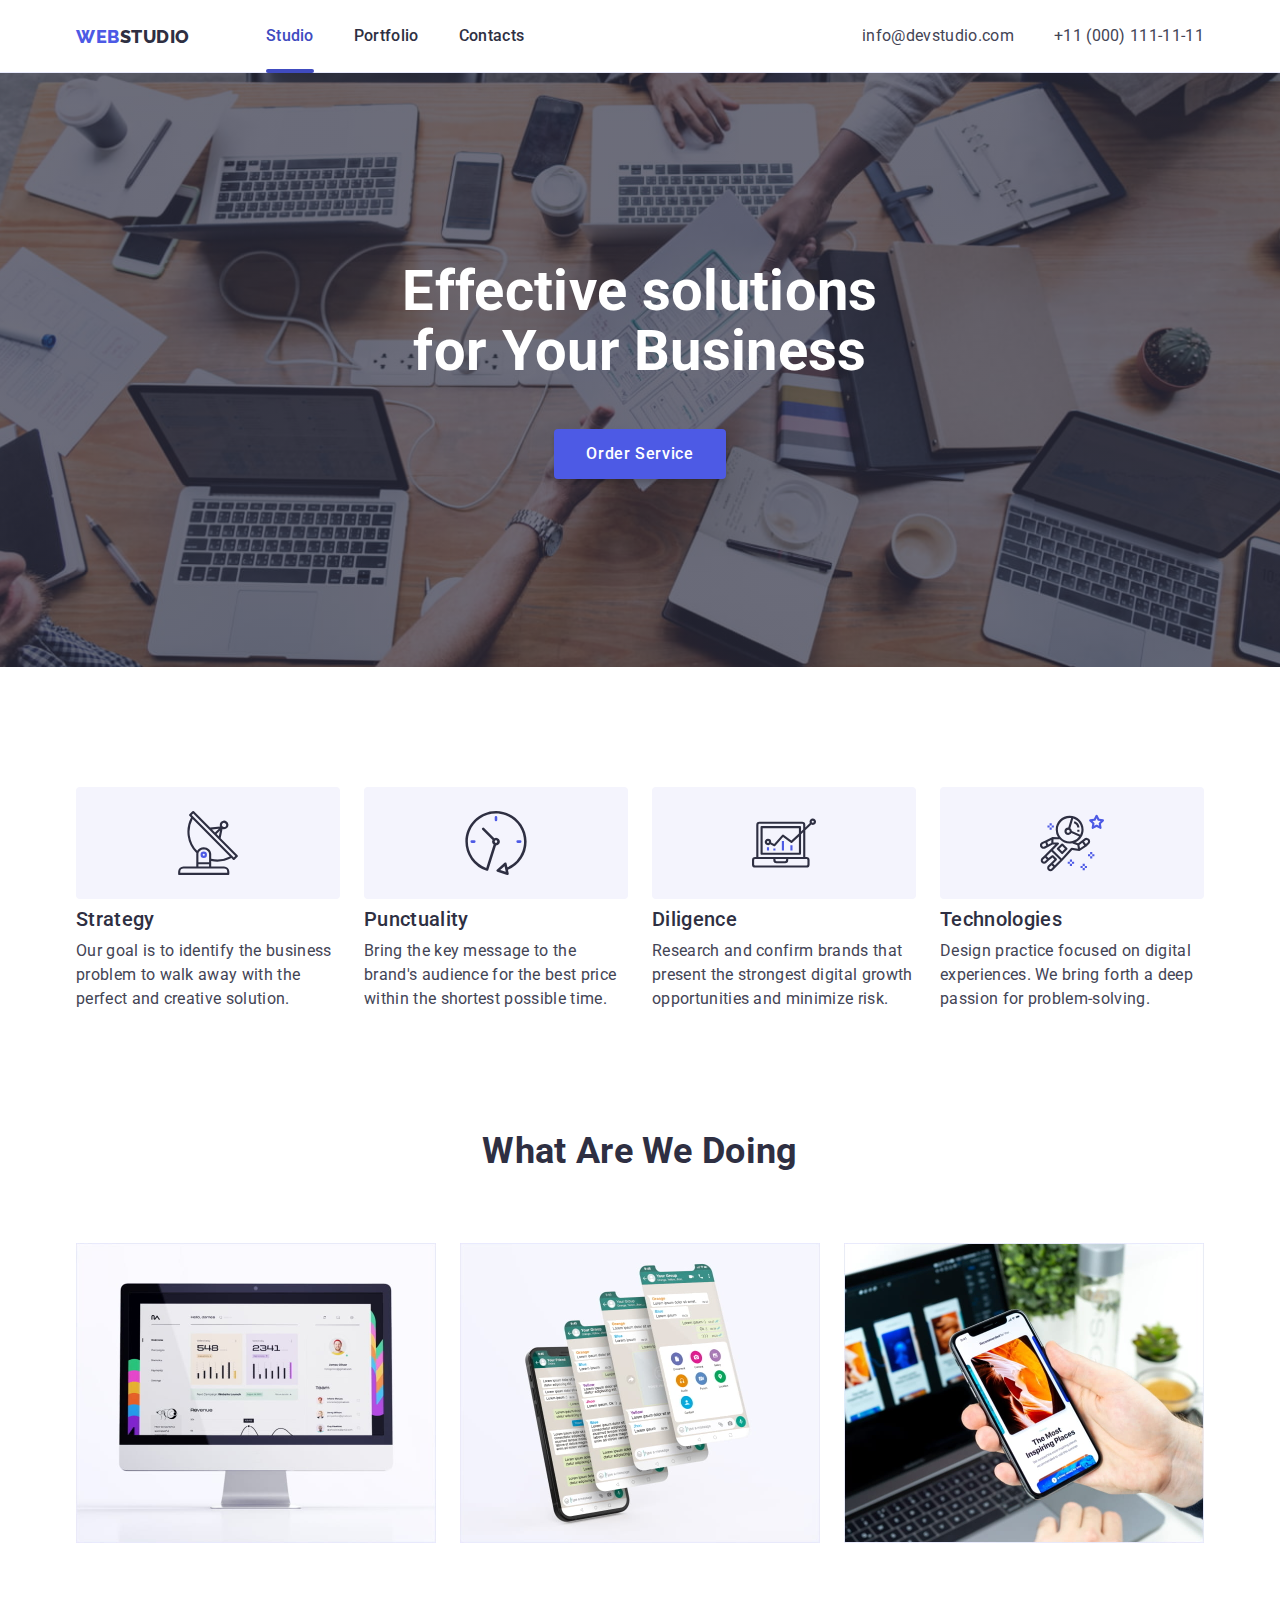
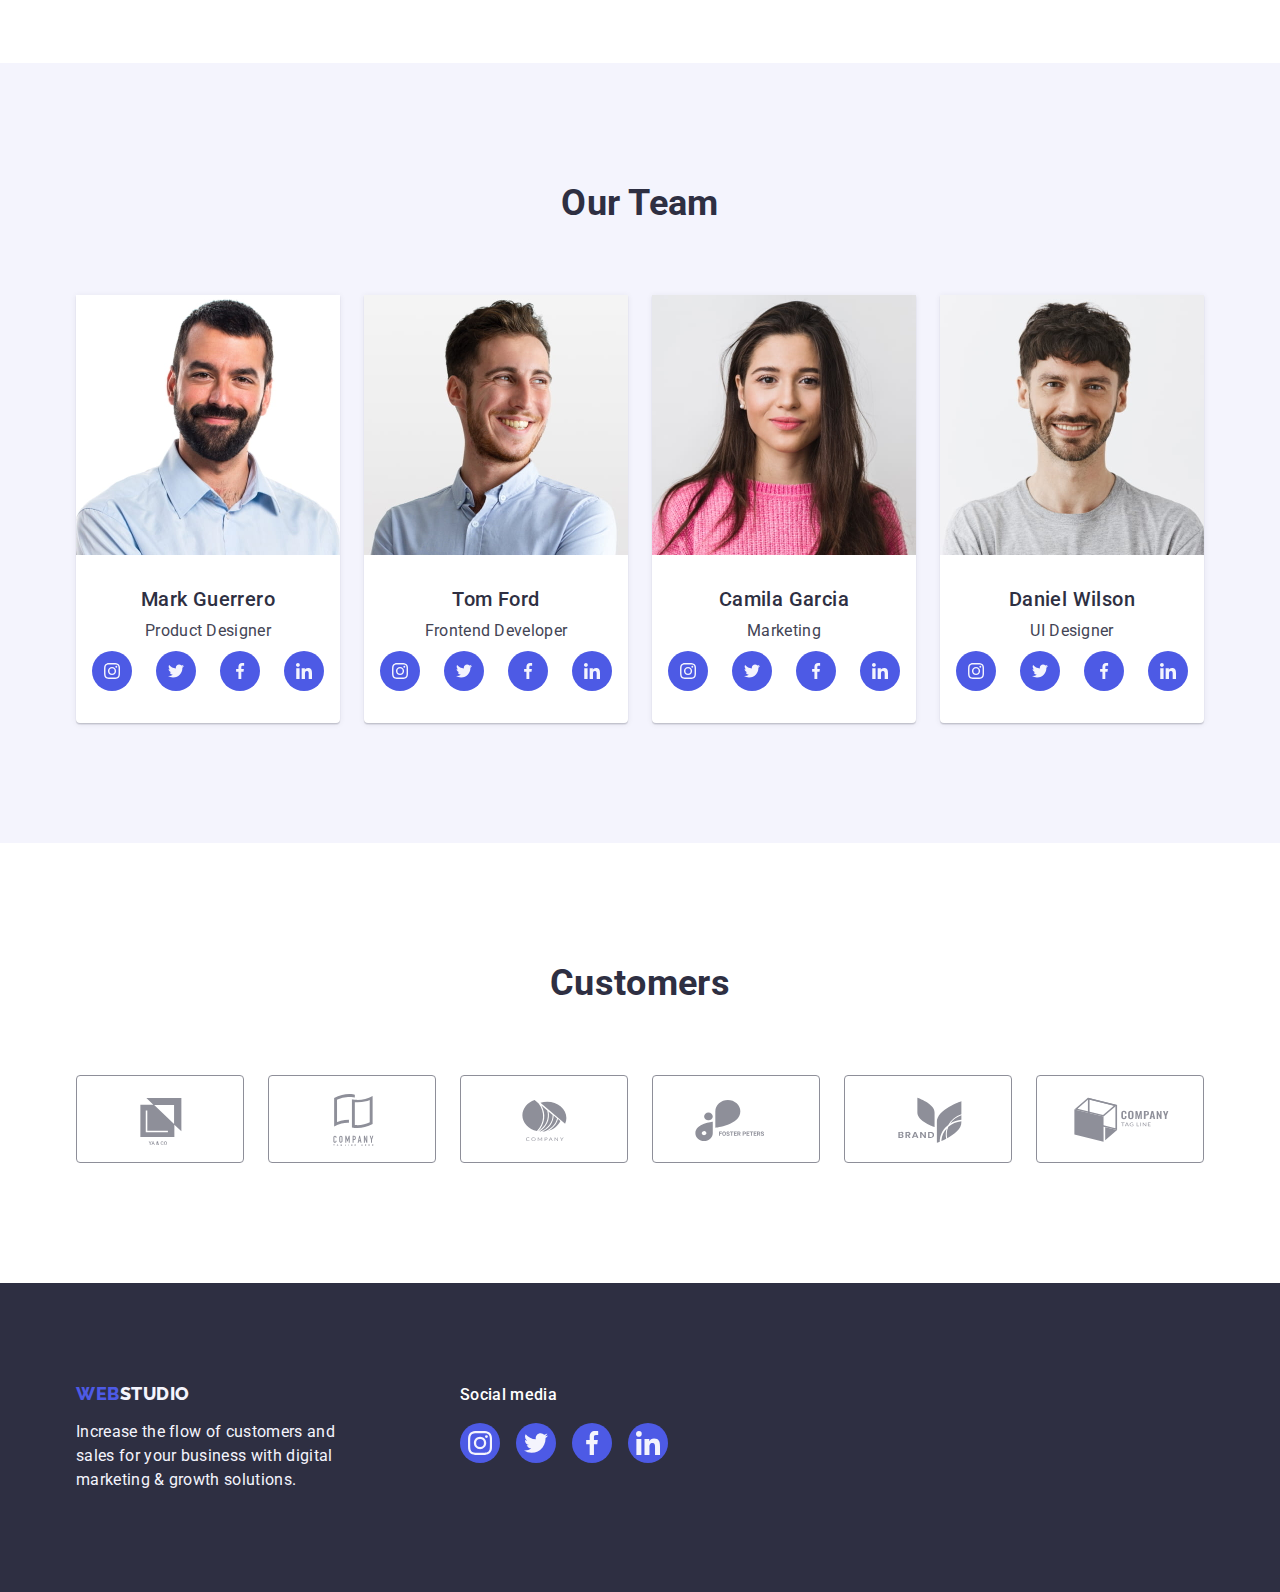
<file: index.html>
<!DOCTYPE html>
<html lang="en">
  <head>
    <meta charset="UTF-8" />
    <meta name="viewport" content="width=device-width, initial-scale=1.0" />
    <meta name="keywords" content="Web, studio, business" />
    <meta name="description" content="Effective solutions for your busiiness" />
    <title>WEBSTUDIO</title>
    <!--<link rel="shortcut icon" href="./images/icons/logo.svg" type="image/svg+xml" />-->
    <!--Fonts-->
    <link rel="preconnect" href="https://fonts.googleapis.com" />
    <link rel="preconnect" href="https://fonts.gstatic.com" crossorigin />
    <link
      href="https://fonts.googleapis.com/css2?family=Raleway:wght@800&family=Roboto:wght@400;500;700;900&display=swap"
      rel="stylesheet"
    />
    <!-- Normalise -->
    <link
      rel="stylesheet"
      href="https://cdn.jsdelivr.net/npm/modern-normalize@2.0.0/modern-normalize.min.css"
    />
    <!-- Custom styles -->
    <link rel="stylesheet" href="./css/styles.css" />
  </head>
  <body>
    <!--#region Header-->
    <header id="home" class="header">
      <div class="container">
        <nav class="header-menu">
          <!-- Logo -->
          <a href="./index.html" class="logo"
            ><span class="logo-accent">WEB</span>STUDIO</a
          >
          <ul class="header-menu-list">
            <li class="header-menu-item">
              <a href="./index.html" class="header-menu-link current">Studio</a>
            </li>
            <li class="header-menu-item">
              <a href="./portfolio.html" class="header-menu-link">Portfolio</a>
            </li>
            <li class="header-menu-item">
              <a href="#" class="header-menu-link">Contacts</a>
            </li>
          </ul>
        </nav>
        <address class="header-contacts">
          <ul class="header-contacts-list">
            <li class="header-contacts-item">
              <a href="mailto:info@devstudio.com" class="header-contacts-link"
                >info@devstudio.com</a
              >
            </li>
            <li class="header-contacts-item">
              <a href="tel:+110001111111" class="header-contacts-link"
                >+11 (000) 111-11-11</a
              >
            </li>
          </ul>
        </address>
      </div>
    </header>
    <!--#endregion Header-->
    <main>
      <!--#region Hero-->
      <section class="hero">
        <div class="container">
          <h1 class="hero-title">Effective solutions for Your Business</h1>
          <button type="button" class="hero-button" data-modal-open>
            Order Service
          </button>
        </div>
      </section>
      <!--#endregion Hero-->
      <!--#region Advantages-->
      <section class="section-advantages">
        <div class="container">
          <h2 class="visually-hidden">Advantages</h2>
          <ul class="advantages-list wrapper">
            <li class="advantages-item">
              <div class="advantages-picture">
                <svg class="advantages-picture-icon" width="64px" height="64px">
                  <use href="./images/icons.svg#antenna"></use>
                </svg>
              </div>
              <h3 class="advantages-title">Strategy</h3>
              <p class="advantages-paragraph">
                Our goal is to identify the business problem to walk away with
                the perfect and creative solution.
              </p>
            </li>
            <li class="advantages-item">
              <div class="advantages-picture">
                <svg class="advantages-picture-icon" width="64px" height="64px">
                  <use href="./images/icons.svg#clock"></use>
                </svg>
              </div>
              <h3 class="advantages-title">Punctuality</h3>
              <p class="advantages-paragraph">
                Bring the key message to the brand's audience for the best price
                within the shortest possible time.
              </p>
            </li>
            <li class="advantages-item">
              <div class="advantages-picture">
                <svg class="advantages-picture-icon" width="64px" height="64px">
                  <use href="./images/icons.svg#diagram"></use>
                </svg>
              </div>
              <h3 class="advantages-title">Diligence</h3>
              <p class="advantages-paragraph">
                Research and confirm brands that present the strongest digital
                growth opportunities and minimize risk.
              </p>
            </li>
            <li class="advantages-item">
              <div class="advantages-picture">
                <svg class="advantages-picture-icon" width="64px" height="64px">
                  <use href="./images/icons.svg#astronaut"></use>
                </svg>
              </div>
              <h3 class="advantages-title">Technologies</h3>
              <p class="advantages-paragraph">
                Design practice focused on digital experiences. We bring forth a
                deep passion for problem-solving.
              </p>
            </li>
          </ul>
        </div>
      </section>
      <!--#endregion Advantages-->
      <!--#region Services-->
      <section class="section-services">
        <div class="container">
          <h2 class="section-title services-title">What are we doing</h2>
          <ul class="services-list wrapper">
            <li class="services-item">
              <img
                src="./images/section2/img-1.jpg"
                alt="Picture service 1"
                width="360"
                height="300"
              />
            </li>
            <li class="services-item">
              <img
                src="./images/section2/img-2.jpg"
                alt="Picture service 2"
                width="360"
                height="300"
              />
            </li>
            <li class="services-item">
              <img
                src="./images/section2/img-3.jpg"
                alt="Picture service 3"
                width="360"
                height="300"
              />
            </li>
          </ul>
        </div>
      </section>
      <!--#endregion Services-->
      <!--#region Team-->
      <section class="section-team">
        <div class="container">
          <h2 class="section-title team-title">Our team</h2>
          <ul class="team-list wrapper">
            <li class="team-item">
              <img
                src="./images/section3/img-1.jpg"
                alt="Team member portrait"
                width="264"
                height="260"
              />
              <div class="card-title-wrapper">
                <h3 class="card-title team-name-header">Mark Guerrero</h3>
                <p class="card-paragraph team-position-paragraph">
                  Product Designer
                </p>
                <ul class="social-media-list team-card">
                  <li class="social-media-item">
                    <a
                      href="https://www.instagram.com"
                      target="_blank"
                      class="social-media-link"
                    >
                      <svg class="social-media-icon" width="16px" height="16px">
                        <use href="./images/icons.svg#instagram"></use>
                      </svg>
                    </a>
                  </li>
                  <li class="social-media-item">
                    <a
                      href="https://twitter.com"
                      target="_blank"
                      class="social-media-link"
                    >
                      <svg class="social-media-icon" width="16px" height="16px">
                        <use href="./images/icons.svg#twitter"></use>
                      </svg>
                    </a>
                  </li>
                  <li class="social-media-item">
                    <a
                      href="https://www.facebook.com"
                      target="_blank"
                      class="social-media-link"
                    >
                      <svg class="social-media-icon" width="16px" height="16px">
                        <use href="./images/icons.svg#facebook"></use>
                      </svg>
                    </a>
                  </li>
                  <li class="social-media-item">
                    <a
                      href="https://www.linkedin.com"
                      target="_blank"
                      class="social-media-link"
                    >
                      <svg class="social-media-icon" width="16px" height="16px">
                        <use href="./images/icons.svg#linkedin"></use>
                      </svg>
                    </a>
                  </li>
                </ul>
              </div>
            </li>
            <li class="team-item">
              <img
                src="./images/section3/img-2.jpg"
                alt="Team member portrait"
                width="264"
                height="260"
              />
              <div class="card-title-wrapper">
                <h3 class="card-title team-name-header">Tom Ford</h3>
                <p class="card-paragraph team-position-paragraph">
                  Frontend Developer
                </p>
                <ul class="social-media-list team-card">
                  <li class="social-media-item">
                    <a
                      href="https://www.instagram.com"
                      target="_blank"
                      class="social-media-link"
                    >
                      <svg class="social-media-icon" width="16px" height="16px">
                        <use href="./images/icons.svg#instagram"></use>
                      </svg>
                    </a>
                  </li>
                  <li class="social-media-item">
                    <a
                      href="https://twitter.com"
                      target="_blank"
                      class="social-media-link"
                    >
                      <svg class="social-media-icon" width="16px" height="16px">
                        <use href="./images/icons.svg#twitter"></use>
                      </svg>
                    </a>
                  </li>
                  <li class="social-media-item">
                    <a
                      href="https://www.facebook.com"
                      target="_blank"
                      class="social-media-link"
                    >
                      <svg class="social-media-icon" width="16px" height="16px">
                        <use href="./images/icons.svg#facebook"></use>
                      </svg>
                    </a>
                  </li>
                  <li class="social-media-item">
                    <a
                      href="https://www.linkedin.com"
                      target="_blank"
                      class="social-media-link"
                    >
                      <svg class="social-media-icon" width="16px" height="16px">
                        <use href="./images/icons.svg#linkedin"></use>
                      </svg>
                    </a>
                  </li>
                </ul>
              </div>
            </li>
            <li class="team-item">
              <img
                src="./images/section3/img-3.jpg"
                alt="Team member portrait"
                width="264"
                height="260"
              />
              <div class="card-title-wrapper">
                <h3 class="card-title team-name-header">Camila Garcia</h3>
                <p class="card-paragraph team-position-paragraph">Marketing</p>
                <ul class="social-media-list team-card">
                  <li class="social-media-item">
                    <a
                      href="https://www.instagram.com"
                      target="_blank"
                      class="social-media-link"
                    >
                      <svg class="social-media-icon" width="16px" height="16px">
                        <use href="./images/icons.svg#instagram"></use>
                      </svg>
                    </a>
                  </li>
                  <li class="social-media-item">
                    <a
                      href="https://twitter.com"
                      target="_blank"
                      class="social-media-link"
                    >
                      <svg class="social-media-icon" width="16px" height="16px">
                        <use href="./images/icons.svg#twitter"></use>
                      </svg>
                    </a>
                  </li>
                  <li class="social-media-item">
                    <a
                      href="https://www.facebook.com"
                      target="_blank"
                      class="social-media-link"
                    >
                      <svg class="social-media-icon" width="16px" height="16px">
                        <use href="./images/icons.svg#facebook"></use>
                      </svg>
                    </a>
                  </li>
                  <li class="social-media-item">
                    <a
                      href="https://www.linkedin.com"
                      target="_blank"
                      class="social-media-link"
                    >
                      <svg class="social-media-icon" width="16px" height="16px">
                        <use href="./images/icons.svg#linkedin"></use>
                      </svg>
                    </a>
                  </li>
                </ul>
              </div>
            </li>
            <li class="team-item">
              <img
                src="./images/section3/img-4.jpg"
                alt="Team member portrait"
                width="264"
                height="260"
              />
              <div class="card-title-wrapper">
                <h3 class="card-title team-name-header">Daniel Wilson</h3>
                <p class="card-paragraph team-position-paragraph">
                  UI Designer
                </p>
                <ul class="social-media-list team-card">
                  <li class="social-media-item">
                    <a
                      href="https://www.instagram.com"
                      target="_blank"
                      class="social-media-link"
                    >
                      <svg class="social-media-icon" width="16px" height="16px">
                        <use href="./images/icons.svg#instagram"></use>
                      </svg>
                    </a>
                  </li>
                  <li class="social-media-item">
                    <a
                      href="https://twitter.com"
                      target="_blank"
                      class="social-media-link"
                    >
                      <svg class="social-media-icon" width="16px" height="16px">
                        <use href="./images/icons.svg#twitter"></use>
                      </svg>
                    </a>
                  </li>
                  <li class="social-media-item">
                    <a
                      href="https://www.facebook.com"
                      target="_blank"
                      class="social-media-link"
                    >
                      <svg class="social-media-icon" width="16px" height="16px">
                        <use href="./images/icons.svg#facebook"></use>
                      </svg>
                    </a>
                  </li>
                  <li class="social-media-item">
                    <a
                      href="https://www.linkedin.com"
                      target="_blank"
                      class="social-media-link"
                    >
                      <svg class="social-media-icon" width="16px" height="16px">
                        <use href="./images/icons.svg#linkedin"></use>
                      </svg>
                    </a>
                  </li>
                </ul>
              </div>
            </li>
          </ul>
        </div>
      </section>
      <!--#endregion Team-->
      <!--#region Customers-->
      <section class="section-customers">
        <div class="container">
          <h2 class="section-title customers-title">Customers</h2>
          <ul class="customers-list wrapper">
            <li class="customers-item">
              <a href="#" class="customers-link">
                <svg class="customers-icon" width="104px" height="56px">
                  <use href="./images/icons.svg#company-logo-1"></use>
                </svg>
              </a>
            </li>
            <li class="customers-item">
              <a href="#" class="customers-link">
                <svg class="customers-icon" width="104px" height="56px">
                  <use href="./images/icons.svg#company-logo-2"></use>
                </svg>
              </a>
            </li>
            <li class="customers-item">
              <a href="#" class="customers-link">
                <svg class="customers-icon" width="104px" height="56px">
                  <use href="./images/icons.svg#company-logo-3"></use>
                </svg>
              </a>
            </li>
            <li class="customers-item">
              <a href="#" class="customers-link">
                <svg class="customers-icon" width="104px" height="56px">
                  <use href="./images/icons.svg#company-logo-4"></use>
                </svg>
              </a>
            </li>
            <li class="customers-item">
              <a href="#" class="customers-link">
                <svg class="customers-icon" width="104px" height="56px">
                  <use href="./images/icons.svg#company-logo-5"></use>
                </svg>
              </a>
            </li>
            <li class="customers-item">
              <a href="#" class="customers-link">
                <svg class="customers-icon" width="104px" height="56px">
                  <use href="./images/icons.svg#company-logo-6"></use>
                </svg>
              </a>
            </li>
          </ul>
        </div>
      </section>
      <!--#endregion Customers-->
    </main>
    <!--#region Footer-->
    <footer class="footer">
      <div class="container">
        <div class="footer-logo-paragraph">
          <a href="./index.html" class="logo logo-footer"
            ><span class="logo-accent">WEB</span>STUDIO</a
          >
          <p class="footer-paragraph">
            Increase the flow of customers and sales for your business with
            digital marketing & growth solutions.
          </p>
        </div>
        <div class="footer-social-media">
          <p class="social-media-title">Social media</p>
          <ul class="social-media-list">
            <li class="social-media-item">
              <a
                href="https://www.instagram.com"
                target="_blank"
                class="social-media-link"
              >
                <svg class="social-media-icon" width="24px" height="24px">
                  <use href="./images/icons.svg#instagram"></use>
                </svg>
              </a>
            </li>
            <li class="social-media-item">
              <a
                href="https://twitter.com"
                target="_blank"
                class="social-media-link"
              >
                <svg class="social-media-icon" width="24px" height="24px">
                  <use href="./images/icons.svg#twitter"></use>
                </svg>
              </a>
            </li>
            <li class="social-media-item">
              <a
                href="https://www.facebook.com"
                target="_blank"
                class="social-media-link"
              >
                <svg class="social-media-icon" width="24px" height="24px">
                  <use href="./images/icons.svg#facebook"></use>
                </svg>
              </a>
            </li>
            <li class="social-media-item">
              <a
                href="https://www.linkedin.com"
                target="_blank"
                class="social-media-link"
              >
                <svg class="social-media-icon" width="24px" height="24px">
                  <use href="./images/icons.svg#linkedin"></use>
                </svg>
              </a>
            </li>
          </ul>
        </div>
      </div>
    </footer>
    <!--#endregion Footer-->
    <div class="backdrop is-hidden" data-modal>
      <div class="modal">
        <button class="modal-button" type="button" data-modal-close>
          <svg class="modal-button-icon" width="8px" height="8px">
            <use href="./images/icons.svg#close"></use>
          </svg>
        </button>
      </div>
    </div>
    <script src="./js/modal.js"></script>
  </body>
</html>
</file>
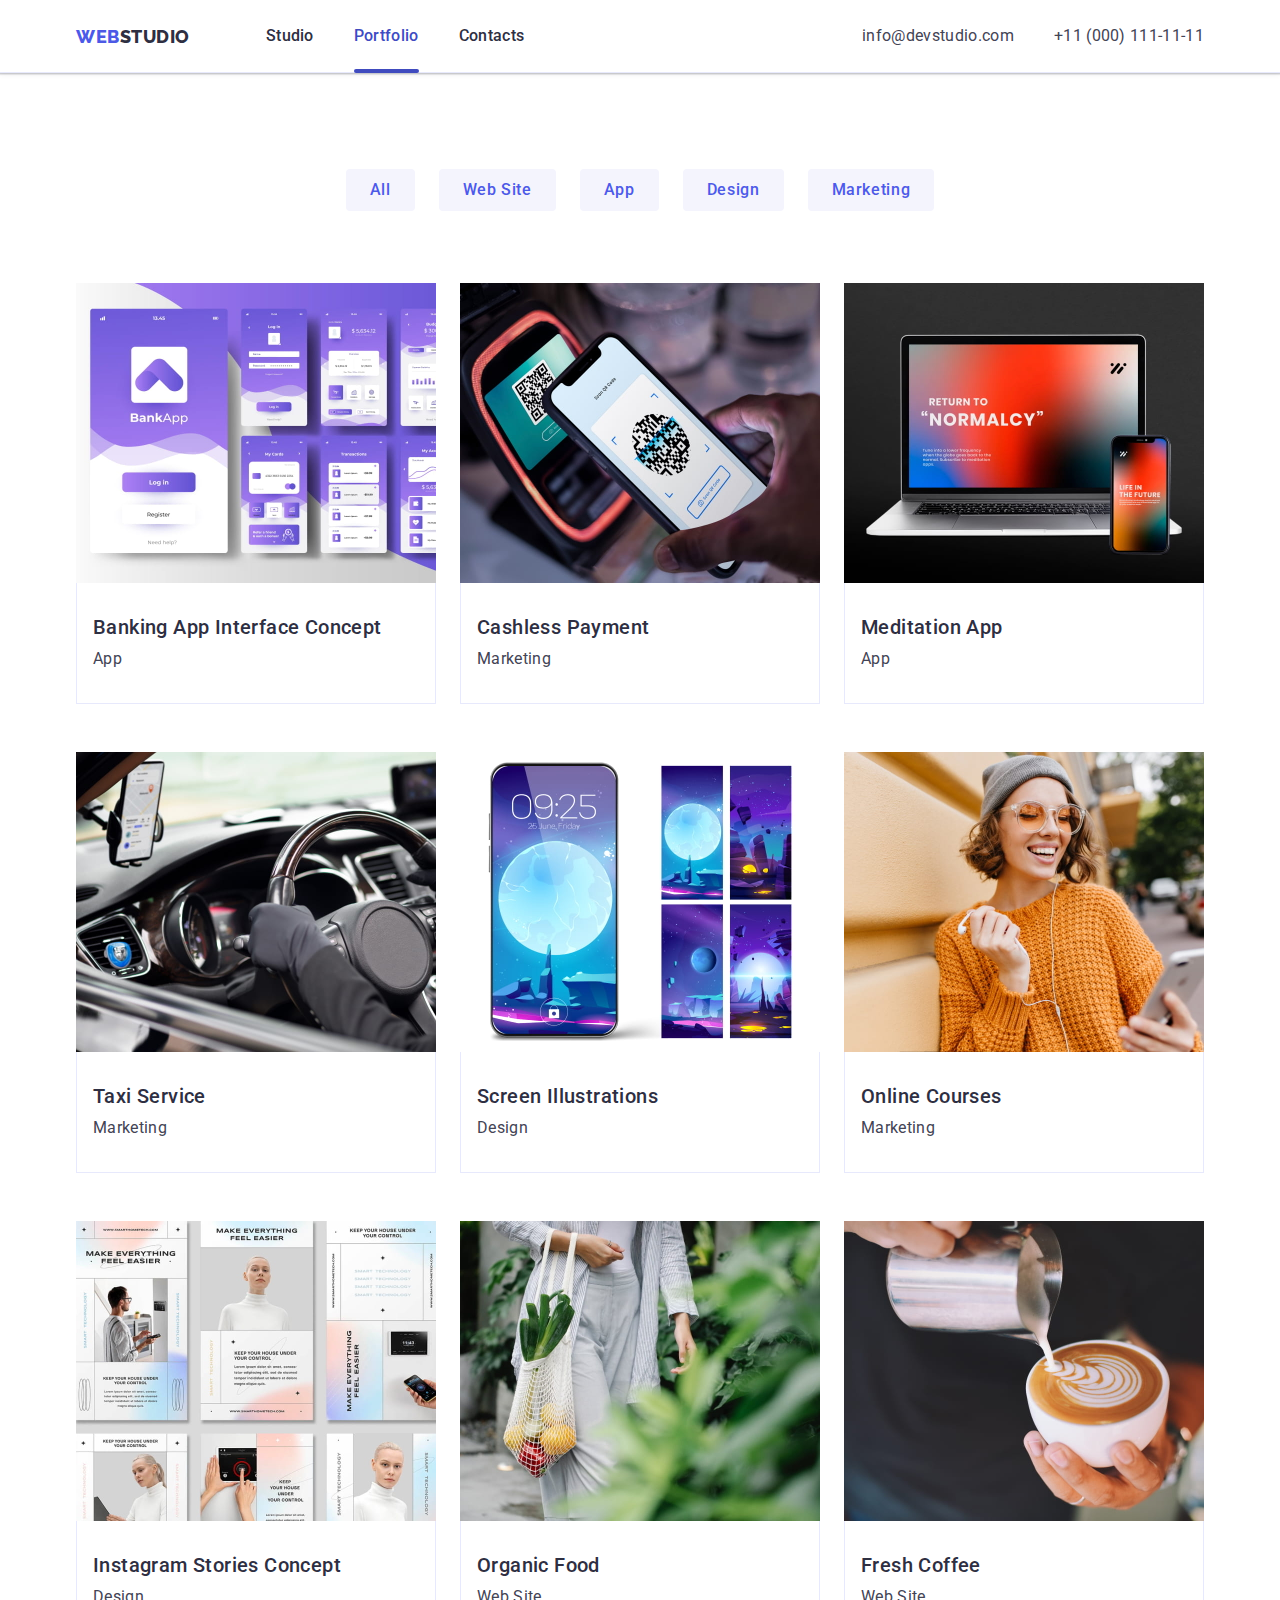
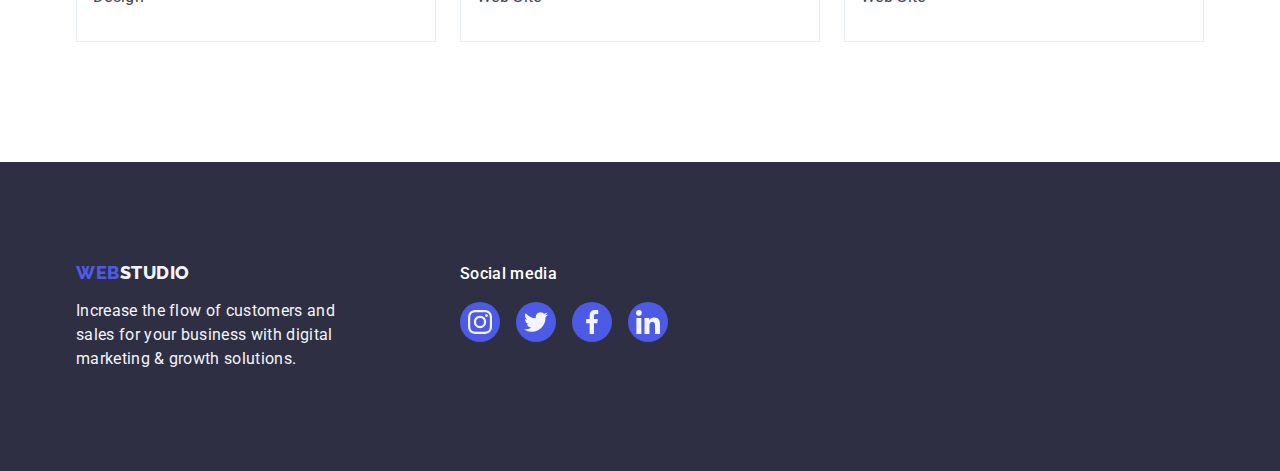
<file: portfolio.html>
<!DOCTYPE html>
<html lang="en">
  <head>
    <meta charset="UTF-8" />
    <meta name="viewport" content="width=device-width, initial-scale=1.0" />
    <meta name="keywords" content="Web, studio, business, portfolio" />
    <meta name="description" content="Our projects" />
    <title>WEBSTUDIO Portfolio</title>
    <!--<link rel="shortcut icon" href="./images/icons/logo.svg" type="image/svg+xml" />-->
    <!--Fonts-->
    <link rel="preconnect" href="https://fonts.googleapis.com" />
    <link rel="preconnect" href="https://fonts.gstatic.com" crossorigin />
    <link
      href="https://fonts.googleapis.com/css2?family=Raleway:wght@800&family=Roboto:wght@400;500;700;900&display=swap"
      rel="stylesheet"
    />
    <!-- Normalise -->
    <link
      rel="stylesheet"
      href="https://cdn.jsdelivr.net/npm/modern-normalize@2.0.0/modern-normalize.min.css"
    />
    <!--Custom styles-->
    <link rel="stylesheet" href="./css/styles.css" />
  </head>
  <body>
    <!--#region Header-->
    <header id="home" class="header">
      <div class="container">
        <nav class="header-menu">
          <!-- Logo -->
          <a href="./index.html" class="logo"
            ><span class="logo-accent">WEB</span>STUDIO</a
          >
          <ul class="header-menu-list">
            <li class="header-menu-item">
              <a href="./index.html" class="header-menu-link">Studio</a>
            </li>
            <li class="header-menu-item">
              <a href="./portfolio.html" class="header-menu-link current"
                >Portfolio</a
              >
            </li>
            <li class="header-menu-item">
              <a href="#" class="header-menu-link">Contacts</a>
            </li>
          </ul>
        </nav>
        <address class="header-contacts">
          <ul class="header-contacts-list">
            <li class="header-contacts-item">
              <a href="mailto:info@devstudio.com" class="header-contacts-link"
                >info@devstudio.com</a
              >
            </li>
            <li class="header-contacts-item">
              <a href="tel:+110001111111" class="header-contacts-link"
                >+11 (000) 111-11-11</a
              >
            </li>
          </ul>
        </address>
      </div>
    </header>
    <!--#endregion Header-->
    <main>
      <!--#region Section-->
      <section class="portfolio">
        <div class="container">
          <h1 class="visually-hidden portfolio-title">Our projects</h1>
          <ul class="portfolio-buttons-list">
            <li class="portfolio-buttons-item">
              <button type="button" class="portfolio-filter-button">All</button>
            </li>
            <li class="portfolio-buttons-item">
              <button type="button" class="portfolio-filter-button">
                Web Site
              </button>
            </li>
            <li class="portfolio-buttons-item">
              <button type="button" class="portfolio-filter-button">App</button>
            </li>
            <li class="portfolio-buttons-item">
              <button type="button" class="portfolio-filter-button">
                Design
              </button>
            </li>
            <li class="portfolio-buttons-item">
              <button type="button" class="portfolio-filter-button">
                Marketing
              </button>
            </li>
          </ul>
          <ul class="portfolio-projects-list">
            <li class="portfolio-projects-item">
              <a href="#" class="portfolio-projects-link">
                <div class="portfolio-image-wrapper">
                  <img
                    src="./images/portfolio/img-1.jpg"
                    alt="Mobile app design"
                    width="360"
                    height="300"
                  />
                  <p class="overlay">
                    14 Stylish and User-Friendly App Design Concepts · Task
                    Manager App · Calorie Tracker App · Exotic Fruit Ecommerce
                    App · Cloud Storage App
                  </p>
                </div>
                <div class="portfolio-title-wrapper card-title-wrapper">
                  <h2 class="card-title portfolio-projects-title">
                    Banking App Interface Concept
                  </h2>
                  <p class="card-paragraph portfolio-projects-paragraph">App</p>
                </div>
              </a>
            </li>
            <li class="portfolio-projects-item">
              <a href="#" class="portfolio-projects-link">
                <div class="portfolio-image-wrapper">
                  <img
                    src="./images/portfolio/img-2.jpg"
                    alt="Scaning QR code via phone"
                    width="360"
                    height="300"
                  />
                  <p class="overlay">
                    14 Stylish and User-Friendly App Design Concepts · Task
                    Manager App · Calorie Tracker App · Exotic Fruit Ecommerce
                    App · Cloud Storage App
                  </p>
                </div>
                <div class="portfolio-title-wrapper card-title-wrapper">
                  <h2 class="card-title portfolio-projects-title">
                    Cashless Payment
                  </h2>
                  <p class="card-paragraph portfolio-projects-paragraph">
                    Marketing
                  </p>
                </div>
              </a>
            </li>
            <li class="portfolio-projects-item">
              <a href="#" class="portfolio-projects-link">
                <div class="portfolio-image-wrapper">
                  <img
                    src="./images/portfolio/img-3.jpg"
                    alt="Meditation app for web and mobile"
                    width="360"
                    height="300"
                  />
                  <p class="overlay">
                    14 Stylish and User-Friendly App Design Concepts · Task
                    Manager App · Calorie Tracker App · Exotic Fruit Ecommerce
                    App · Cloud Storage App
                  </p>
                </div>
                <div class="portfolio-title-wrapper card-title-wrapper">
                  <h2 class="card-title portfolio-projects-title">
                    Meditation App
                  </h2>
                  <p class="card-paragraph portfolio-projects-paragraph">App</p>
                </div>
              </a>
            </li>
            <li class="portfolio-projects-item">
              <a href="#" class="portfolio-projects-link">
                <div class="portfolio-image-wrapper">
                  <img
                    src="./images/portfolio/img-4.jpg"
                    alt="Taxi driver using an app"
                    width="360"
                    height="300"
                  />
                  <p class="overlay">
                    14 Stylish and User-Friendly App Design Concepts · Task
                    Manager App · Calorie Tracker App · Exotic Fruit Ecommerce
                    App · Cloud Storage App
                  </p>
                </div>
                <div class="portfolio-title-wrapper card-title-wrapper">
                  <h2 class="card-title portfolio-projects-title">
                    Taxi Service
                  </h2>
                  <p class="card-paragraph portfolio-projects-paragraph">
                    Marketing
                  </p>
                </div>
              </a>
            </li>
            <li class="portfolio-projects-item">
              <a href="#" class="portfolio-projects-link">
                <div class="portfolio-image-wrapper">
                  <img
                    src="./images/portfolio/img-5.jpg"
                    alt="Moon and night illustrations for phone"
                    width="360"
                    height="300"
                  />
                  <p class="overlay">
                    14 Stylish and User-Friendly App Design Concepts · Task
                    Manager App · Calorie Tracker App · Exotic Fruit Ecommerce
                    App · Cloud Storage App
                  </p>
                </div>
                <div class="portfolio-title-wrapper card-title-wrapper">
                  <h2 class="card-title portfolio-projects-title">
                    Screen Illustrations
                  </h2>
                  <p class="card-paragraph portfolio-projects-paragraph">
                    Design
                  </p>
                </div>
              </a>
            </li>
            <li class="portfolio-projects-item">
              <a href="#" class="portfolio-projects-link">
                <div class="portfolio-image-wrapper">
                  <img
                    src="./images/portfolio/img-6.jpg"
                    alt="Woman in orange sweater, glasses and grey cap listens to music"
                    width="360"
                    height="300"
                  />
                  <p class="overlay">
                    14 Stylish and User-Friendly App Design Concepts · Task
                    Manager App · Calorie Tracker App · Exotic Fruit Ecommerce
                    App · Cloud Storage App
                  </p>
                </div>
                <div class="portfolio-title-wrapper card-title-wrapper">
                  <h2 class="card-title portfolio-projects-title">
                    Online Courses
                  </h2>
                  <p class="card-paragraph portfolio-projects-paragraph">
                    Marketing
                  </p>
                </div>
              </a>
            </li>
            <li class="portfolio-projects-item">
              <a href="#" class="portfolio-projects-link">
                <div class="portfolio-image-wrapper">
                  <img
                    src="./images/portfolio/img-7.jpg"
                    alt="Page design"
                    width="360"
                    height="300"
                  />
                  <p class="overlay">
                    14 Stylish and User-Friendly App Design Concepts · Task
                    Manager App · Calorie Tracker App · Exotic Fruit Ecommerce
                    App · Cloud Storage App
                  </p>
                </div>
                <div class="portfolio-title-wrapper card-title-wrapper">
                  <h2 class="card-title portfolio-projects-title">
                    Instagram Stories Concept
                  </h2>
                  <p class="card-paragraph portfolio-projects-paragraph">
                    Design
                  </p>
                </div>
              </a>
            </li>
            <li class="portfolio-projects-item">
              <a href="#" class="portfolio-projects-link">
                <div class="portfolio-image-wrapper">
                  <img
                    src="./images/portfolio/img-8.jpg"
                    alt="Woman with groceries"
                    width="360"
                    height="300"
                  />
                  <p class="overlay">
                    14 Stylish and User-Friendly App Design Concepts · Task
                    Manager App · Calorie Tracker App · Exotic Fruit Ecommerce
                    App · Cloud Storage App
                  </p>
                </div>
                <div class="portfolio-title-wrapper card-title-wrapper">
                  <h2 class="card-title portfolio-projects-title">
                    Organic Food
                  </h2>
                  <p class="card-paragraph portfolio-projects-paragraph">
                    Web Site
                  </p>
                </div>
              </a>
            </li>
            <li class="portfolio-projects-item">
              <a href="#" class="portfolio-projects-link">
                <div class="portfolio-image-wrapper">
                  <img
                    src="./images/portfolio/img-9.jpg"
                    alt="Latte in a cap"
                    width="360"
                    height="300"
                  />
                  <p class="overlay">
                    14 Stylish and User-Friendly App Design Concepts · Task
                    Manager App · Calorie Tracker App · Exotic Fruit Ecommerce
                    App · Cloud Storage App
                  </p>
                </div>
                <div class="portfolio-title-wrapper card-title-wrapper">
                  <h2 class="card-title portfolio-projects-title">
                    Fresh Coffee
                  </h2>
                  <p class="card-paragraph portfolio-projects-paragraph">
                    Web Site
                  </p>
                </div>
              </a>
            </li>
          </ul>
        </div>
      </section>
      <!--#endregion Section-->
    </main>
    <!--#region Footer-->
    <footer class="footer">
      <div class="container">
        <div class="footer-logo-paragraph">
          <a href="./index.html" class="logo logo-footer"
            ><span class="logo-accent">WEB</span>STUDIO</a
          >
          <p class="footer-paragraph">
            Increase the flow of customers and sales for your business with
            digital marketing & growth solutions.
          </p>
        </div>
        <div class="footer-social-media">
          <p class="social-media-title">Social media</p>

          <ul class="social-media-list">
            <li class="social-media-item">
              <a
                href="https://www.instagram.com"
                target="_blank"
                class="social-media-link"
              >
                <svg class="social-media-icon" width="24px" height="24px">
                  <use href="./images/icons.svg#instagram"></use>
                </svg>
              </a>
            </li>
            <li class="social-media-item">
              <a
                href="https://twitter.com"
                target="_blank"
                class="social-media-link"
              >
                <svg class="social-media-icon" width="24px" height="24px">
                  <use href="./images/icons.svg#twitter"></use>
                </svg>
              </a>
            </li>
            <li class="social-media-item">
              <a
                href="https://www.facebook.com"
                target="_blank"
                class="social-media-link"
              >
                <svg class="social-media-icon" width="24px" height="24px">
                  <use href="./images/icons.svg#facebook"></use>
                </svg>
              </a>
            </li>
            <li class="social-media-item">
              <a
                href="https://www.linkedin.com"
                target="_blank"
                class="social-media-link"
              >
                <svg class="social-media-icon" width="24px" height="24px">
                  <use href="./images/icons.svg#linkedin"></use>
                </svg>
              </a>
            </li>
          </ul>
        </div>
      </div>
    </footer>
    <!--#endregion Footer-->
  </body>
</html>
</file>
<file: css/styles.css>
/* @font-face {
    font-family: "Roboto", sans-serif;
    font-weight: 400;
    font-display: swap;
    src: url();
} */



:root {
    /* Colors */
    --navy_blue: 46, 47, 66;
    --slate: 67, 68, 85;
    --white: 255, 255, 255;
    --iris: 77, 90, 229;
    --cloud: 244, 244, 253;
    --ocean: 64, 75, 191;
    --cornflower: 231, 233, 252;
    --grey: 46, 47, 66;
    --light_slate: 142, 143, 153;
    --green: 49, 208, 170;

    /* Card grid */
    --gap-col: 24px;
    --gap-row: 48px;
    --card-amount: 3;

    /* Transition */
    --trans: 250ms cubic-bezier(0.4, 0, 0.2, 1);
}

/* #region Base styles */
body {
    font-family: "Roboto", sans-serif;
    font-weight: 400;
    font-size: 16px;
    line-height: 1.5;
    letter-spacing: 0.02em;
    color: rgba(var(--navy_blue), 1);
}

h1,
h2,
h3,
h4,
h5,
h6,
p {
    margin: 0;
}

img {
    display: block;
}

a {
    text-decoration: none;
}

ul,
ol {
    list-style-type: none;
    margin: 0;
    padding: 0;
}

address {
    font-style: normal;
}

button {
    font-family: inherit;
    cursor: pointer;
    border: 0;
    padding: 12px 24px;
    min-width: 24px;
    min-height: 24px;
    border-radius: 4px;
}

.container {
    width: 1158px;
    padding: 0 15px;
    margin: 0 auto;

    /* outline: 2px solid red;
    outline-offset: -2px; */
}

.wrapper {
    display: flex;
    justify-content: space-between;
}

/* #endregion */

.visually-hidden {
    position: absolute;
    width: 1px;
    height: 1px;
    margin: -1px;
    border: 0;
    padding: 0;

    white-space: nowrap;
    clip-path: inset(100%);
    clip: rect(0 0 0 0);
    overflow: hidden;
}

/* #region Header */
/* Logo */
.logo {
    display: block;
    padding: 24px 0;
    font-family: "Raleway", sans-serif;
    font-weight: 800;
    font-size: 18px;
    line-height: 1.16667;
    letter-spacing: 0.03em;
    text-transform: uppercase;
    color: rgba(var(--navy_blue), 1);
}

.logo-accent {
    color: rgba(var(--iris), 1);
}

/* Menu */
.header {
    border-bottom: 1px solid rgba(var(--cornflower), 1);
    box-shadow: 0 1px 6px 0 rgba(46, 47, 66, 0.08), 0 1px 1px 0 rgba(46, 47, 66, 0.16), 0 2px 1px 0 rgba(46, 47, 66, 0.08);
    background: rgba(var(--white), 1);
}

.header .container {
    display: flex;
    align-items: center;
}

.header-menu {
    display: flex;
    flex-grow: 1;
    align-items: center;
}

.header-menu-list {
    display: flex;
    margin-left: 76px;
    gap: 40px;
}

.header-menu-item {
    
}

.header-menu-link {
    position: relative;
    display: block;
    padding: 24px 0;
    font-weight: 500;
    color:rgba(var(--navy_blue), 1);
    transition: var(--trans);
    transition-property: color;
}

.header-menu-link:hover,
.header-menu-link:focus {
    color: rgba(var(--ocean), 1);
}

.header-menu-link.current {
    color: rgba(var(--ocean), 1);
}

.header-menu-link.current::after {
    content: "";
    position: absolute;
    bottom: -1px;
    left: 0;
    display: block;
    width: 100%;
    height: 4px;
    border-radius: 2px;
    background-color: rgba(var(--ocean), 1);
}

.header-contacts-list {
    display: flex;
    gap: 40px;
}

.header-contacts-link {
    display: block;
    padding: 24px 0;
    color: rgba(var(--slate), 1);
    transition: var(--trans);
    transition-property: color;
}

.header-contacts-link:hover,
.header-contacts-link:focus {
    color:rgba(var(--ocean), 1);
}
/* #endregion */

/* Main */
/* #region Hero */
.hero {
    max-width: 1440px;
    margin: 0 auto;
    padding: 188px 0;
    background: rgba(var(--navy_blue), 1);
    background-image: linear-gradient(rgb(var(--grey), 0.7), rgb(var(--grey), 0.7)), 
        url("../images/hero/people-office.jpg");
    background-position: center;
    background-repeat: no-repeat;
    background-size: cover;
}

.hero-title {
    max-width: 496px;
    margin: 0 auto;
    margin-bottom: 48px;
    font-weight: 700;
    font-size: 56px;
    line-height: 1.07143;
    text-align: center;
    color: rgba(var(--white), 1);
}

.hero-button {
    display: block;
    margin: 0 auto;
    padding: 16px 32px;
    background-color: rgba(var(--iris), 1);
    color: rgba(var(--white), 1);
    font-weight: 500;
    letter-spacing: 0.04em;
    box-shadow: 0 4px 4px 0 rgba(0, 0, 0, 0.15);
    transition: var(--trans);
    transition-property: background-color;
}

.hero-button:hover,
.hero-button:focus {
    background-color: rgba(var(--ocean), 1);
}
/* #endregion */

.section-title {
    font-weight: 700;
    font-size: 36px;
    line-height: 1.11111;
    text-align: center;
    text-transform: capitalize;
    margin-bottom: 72px;
}

.card-title {
    font-weight: 500;
    font-size: 20px;
    line-height: 1.2;
    letter-spacing: 0.02em;
    color: rgba(var(--navy_blue), 1);
    margin-bottom: 8px;
}

.card-paragraph {
    color: rgba(var(--slate), 1)
}

/* #region Section 1 - Advanteges */
.section-advantages {
    padding: 120px 0;
}
.advantages-title {
    margin-bottom: 8px;
    font-weight: 500;
    font-size: 20px;
    line-height: 1.2;
}

.advantages-item {
    width: 264px;
}

.advantages-picture {
    display: flex;
    align-items: center;
    justify-content: center;
    width: 100%;
    height: 112px;
    background-color: rgba(var(--cloud), 1);
    border-radius: 4px;
    margin-bottom: 8px;
}

.advantages-paragraph {
    color: rgba(var(--slate), 1);
}
/* #endregion */

/* #region Section 2 - What are we doing */
.section-services {
    padding-bottom: 120px;
}
/* #endregion */

/* #region Section 3 - Our team */
.section-team {
    background: rgba(var(--cloud), 1);
    padding: 120px 0;
}
.team-item {
    background: rgba(var(--white), 1);
    box-shadow: 0 2px 1px 0 rgba(46, 47, 66, 0.08), 0 1px 1px 0 rgba(46, 47, 66, 0.16), 0 1px 6px 0 rgba(46, 47, 66, 0.08);
    border-radius: 0 0 4px 4px;
}

/*.team-item:hover .social-media-link,
.team-item:focus .social-media-link {
    background-color: rgba(var(--ocean), 1);
}*/
.team-item .social-media-link:hover,
.team-item .social-media-link:focus {
    background-color: rgba(var(--ocean), 1);
}

.team-name-header {
    text-align: center;
}

.team-position-paragraph{
    text-align: center;
    margin-bottom: 8px;
}

.card-title-wrapper {
    padding: 32px 16px;
}
/* #endregion */

/* #region Section 4 - Customers */
.section-customers {
    padding: 120px 0;
}
.customers-link {
    display: flex;
    align-items: center;
    justify-content: center;
    border: 1px solid rgba(var(--light_slate), 1);
    border-radius: 4px;
    width: 168px;
    height: 88px;
    color: rgba(var(--light_slate), 1);
    transition: var(--trans);
    transition-property: color, border-color;
}

.customers-icon {
    fill: currentColor;
}

.customers-link:hover,
.customers-link:focus {
    color: rgba(var(--ocean), 1);
    border-color: rgba(var(--ocean), 1);
}

/* .customers-icon {
    fill: rgba(var(--light_slate), 1);
} */
/* #endregion */

/* #region Footer */
.footer {
    background: rgba(var(--navy_blue), 1);
    padding: 100px 0;
}

.footer .container {
    display: flex;
}

.footer-logo-paragraph {
    margin-right: 120px;
}

.logo-footer {
    display: inline-block;
    color: rgba(var(--cloud), 1);
    padding: 0;
    margin-bottom: 16px;
}

.footer-paragraph {
    width: 264px;
    color: rgba(var(--cloud), 1);
}

.footer-social-media .social-media-link:hover,
.footer-social-media .social-media-link:focus {
    background-color: rgba(var(--green), 1);
}
/* #endregion */

/* #region Social Media*/
.social-media-title {
    font-weight: 500;
    color: rgba(var(--white), 1);
    margin-bottom: 16px;
}

.social-media-list {
    display: flex;
    gap: 16px;
}

.social-media-list.team-card {
    justify-content: space-between;
}

.social-media-item {
    width: 40px;
    height: 40px;
}

.social-media-link {
    display: flex;
    align-items: center;
    justify-content: center;
    width: 100%;
    height: 100%;
    background-color: rgba(var(--iris), 1);
    border-radius: 50%;
    transition: var(--trans);
    transition-property: background-color;
}

.social-media-icon {
    fill: rgba(var(--cloud), 1);
}

/* #endregion */

/* #region Portfolio */
.portfolio {
    padding-top: 96px;
    padding-bottom: 120px;
}

.portfolio-buttons-list {
    display: flex;
    justify-content: center;
    gap: 24px;
    margin-bottom: 72px;
}

.portfolio-filter-button {
    background: rgba(var(--cloud), 1);
    font-weight: 500;
    letter-spacing: 0.04em;
    color: rgba(var(--iris), 1);
    transition: var(--trans);
    transition-property: color, background-color, box-shadow;
}

.portfolio-filter-button:hover,
.portfolio-filter-button:focus {
    background-color: rgba(var(--ocean), 1);
    box-shadow: 0 2px 2px 0 rgba(0, 0, 0, 0.12), 0 2px 1px 0 rgba(0, 0, 0, 0.08), 0 3px 1px 0 rgba(0, 0, 0, 0.1);
    color: rgba(var(--white), 1);

}

.portfolio-projects-list {
    display: flex;
    flex-wrap: wrap;
    column-gap: var(--gap-col);
    row-gap: var(--gap-row);
}

.portfolio-projects-item {
    width: calc((100% - var(--gap-col) * (var(--card-amount)) - 1) / var(--card-amount));
    transition: var(--trans);
    transition-property: box-shadow;
}

.portfolio-image-wrapper {
    position: relative;
    overflow: hidden;
}

.overlay {
    position: absolute;
    top: 0;
    left: 0;
    width: 100%;
    height: 100%;
    padding: 40px 32px;
    background-color: rgba(var(--iris), 1);
    color: rgba(var(--cloud), 1);
    transform: translateY(100%);
    transition: var(--trans);
    transition-property: transform;
}

.portfolio-projects-item:hover {
    box-shadow: 0 2px 1px 0 rgba(46, 47, 66, 0.08), 0 1px 1px 0 rgba(46, 47, 66, 0.16), 0 1px 6px 0 rgba(46, 47, 66, 0.08);
}

.portfolio-projects-item:hover .overlay {
    transform: translateY(0);
}

.portfolio-title-wrapper {
    border: 1px solid rgba(var(--cornflower), 1);
    border-top: none;
}
/* #endregion */

/* #region Modal */
.backdrop {
    position: fixed;
    inset: 0;
    background-color: rgba(var(--navy_blue), 0.4);
    transition: var(--trans);
    transition-property: opacity, visibility;
}

.backdrop.is-hidden {
    opacity: 0;
    visibility: hidden;
    pointer-events: none;
}

.backdrop.is-hidden .modal {
    transform: translateX(-50%) translateY(-50%) scale(0.1);
    opacity: 0;
}

.modal {
    position: absolute;
    top: 50%;
    left: 50%;
    transform: translateX(-50%) translateY(-50%);
    width: 408px;
    min-height: 584px;
    border-radius: 4px;
    background-color: rgba(var(--white), 1);
    transition: var(--trans);
    transition-property: transform, opacity;
}

.modal-button {
    position: absolute;
    top: 24px;
    right: 24px;
    display: flex;
    align-items: center;
    justify-content: center;
    width: 24px;
    height: 24px;
    padding: 0;
    background-color: rgba(var(--cornflower), 1);
    border: 1px solid rgba(0, 0, 0, 0.1);
    border-radius: 50%;
}
/* #endregion */
</file>
